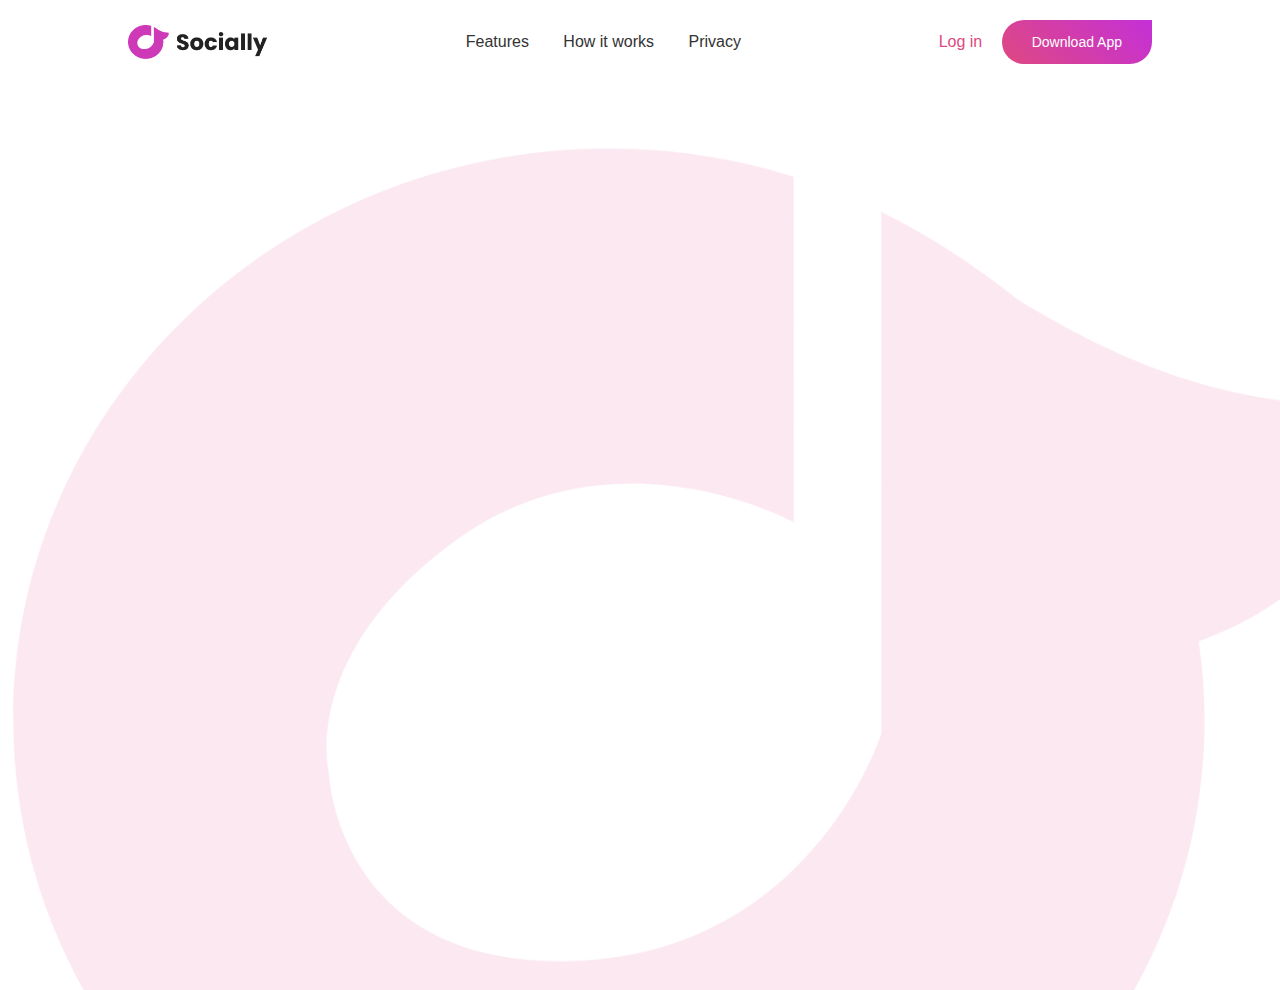
<file: index.html>
<!DOCTYPE html>
<html lang="en">
<head>
    <meta charset="UTF-8">
    <meta name="viewport" content="width=device-width, initial-scale=1.0">
    <title>Animated Website Design</title>
    <link rel="stylesheet" href="index.css">
</head>
<body>
    <div class="hero">
        <nav>
            <img src="logo.png" class="logo">
            <ul>
                <li><a href="#">Features</a></li>
                <li><a href="#">How it works</a></li>
                <li><a href="#">Privacy</a></li> 
            </ul>
            <div>
                <a href="login.html" class="login-btn">Log in </a>
                <a href="download.pdf" class="btn">Download App</a>
            </div>
            </nav>
            <div class="content">
                <h1 class="anim">Make<br>New Friend</h1>
                <p class="anim">Socially is a new social
                     media plateform to make new friends
                    online in the world. now let's explore
                     all it's amazing features</p>
                    <a href="#" class="btn anim">Join Now</a>

            </div>
            <img src="pic1.jpg" class="feature-img anim">

    </div>
</body>
</html>
</file>
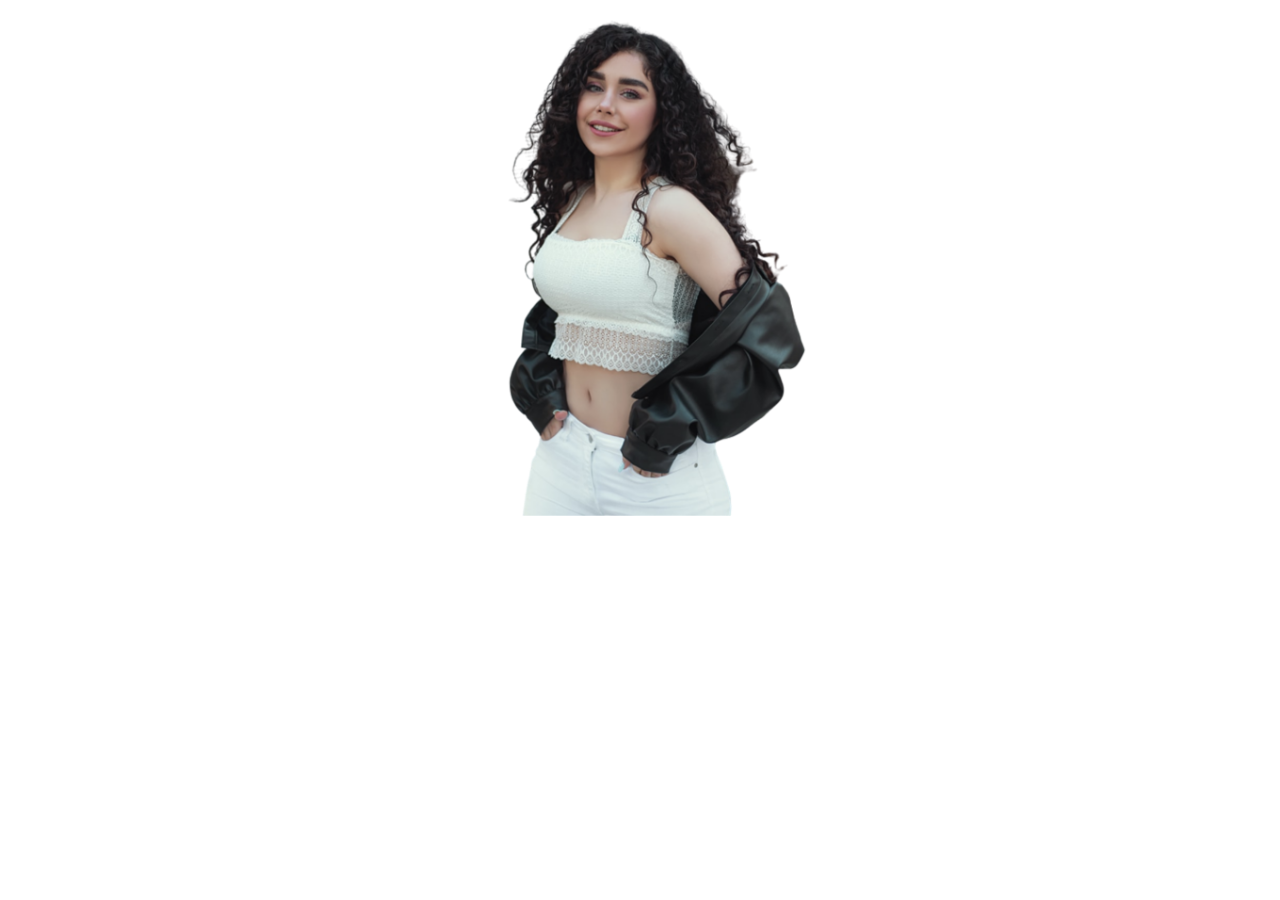
<file: eight.html>
<!DOCTYPE html>
<html>
<title>W3.CSS</title>
<meta name="viewport" content="width=device-width, initial-scale=1">
<link rel="stylesheet" href="https://www.w3schools.com/w3css/4/w3.css">
<body>

<div class="w3-content w3-section" style="max-width:400px">
  <img class="w3-animate-left" src="pic.png" style="width:100%">
  <!-- <img class="w3-animate-zoom" src="back-image.png" style="width:100%"> -->
  <!-- <img class="w3-animate-left" src="pic1.jpg" style="width:100%"> -->
  <!-- <img class="w3-animate-bottom" src="pic.png" style="width:100%"> -->
</div>

</body>
</html>
</file>
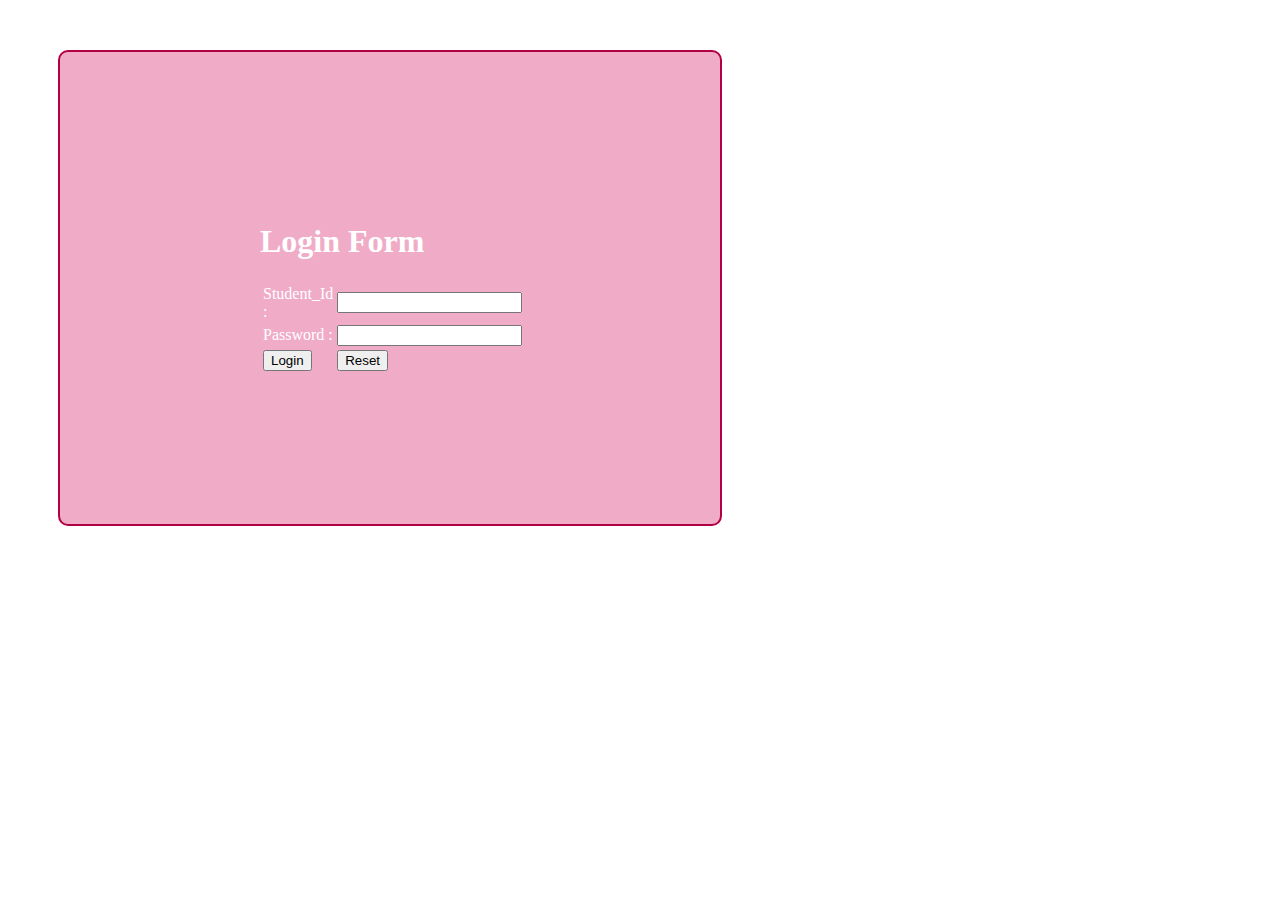
<file: login.html>
<!DOCTYPE html>
<html>
<head>
<meta charset="UTF-8">
<title>Login Server</title>
<script>
</script>
</head>
<body>
<div style="background-color:#df488275; color:white; margin: 50px;
 border-radius: 10px; width:260px; padding: 150px 200px; border: 2px solid #b20044;">
<h1>Login Form</h1>


<form action=Login method=post>
<table>
<tr><td>Student_Id :</td><td><input type=text name="text"></td></tr>

<tr><td>Password :</td><td><input type=student_password name="pass"></td></tr>
<tr><td><input type=submit value="Login"></td><td><input type=Reset value=Reset></td></tr>
</table>
</form>
</div>
</body>
</html>
</file>
<file: index.css>
*{
    margin:0 ;
    padding: 0;
    box-sizing: border-box;
    font-family:'poppins',sans-serif;
}
.hero{
    width: 100%;
    min-height: 110vh;
    background-image: url(back-image.png);
background-position: center;
background-size: cover;
padding: 10px 10%;
overflow: hidden;
position: relative;
}
nav{
    padding: 10px 0;
    display: flex;
    align-items: center;
    justify-content:space-between;

}
.logo{
    width: 140px;
}
nav ul li{
    display: inline-block;
    list-style: none;
    margin: 10px 15px;
}
nav ul li a{
    text-decoration: none;
    color: #333;
    font-weight: 400;

}
.login-btn{
    text-decoration: none;
    color: #df4881;
    margin-right: 15px;
    font-weight: 400;
}
.btn{
    display: inline-block;
    text-decoration: none;
    padding: 14px 30px;
    color: #fff;
    background-image: linear-gradient(45deg,#df4881,#c430d7);
    font-size: 14px;
    border-radius: 40px;
    border-top-right-radius: 0;
    transition: 0.5s;
}
.content{
    margin-top: 10%;
    max-width: 600px;
}
.content h1{
    font-size: 70px;
    color: #222;
}
.content p{
    margin: 5px 0 40px;
    color: #333;
} 
.content btn{
    padding: 15px 80px;
    font-size: 16px;

}
.btn:hover{
    border-top-right-radius: 30px;
}
.feature-img{
    width: 350px;
    position: absolute;
    bottom: 10px;
    right: 7%;
    border-radius: 25px;
}
.anim{
    opacity: 0;
    transform: translateY(30px);
    animation: moveup 3s linear forwards;

}
@keyframes moveup{
    100%{
        opacity: 1;
        transform: translateY(0px);
}
}

@media screen and (max-width: 455px) {
    body{
        background: black;
    }

}
</file>
